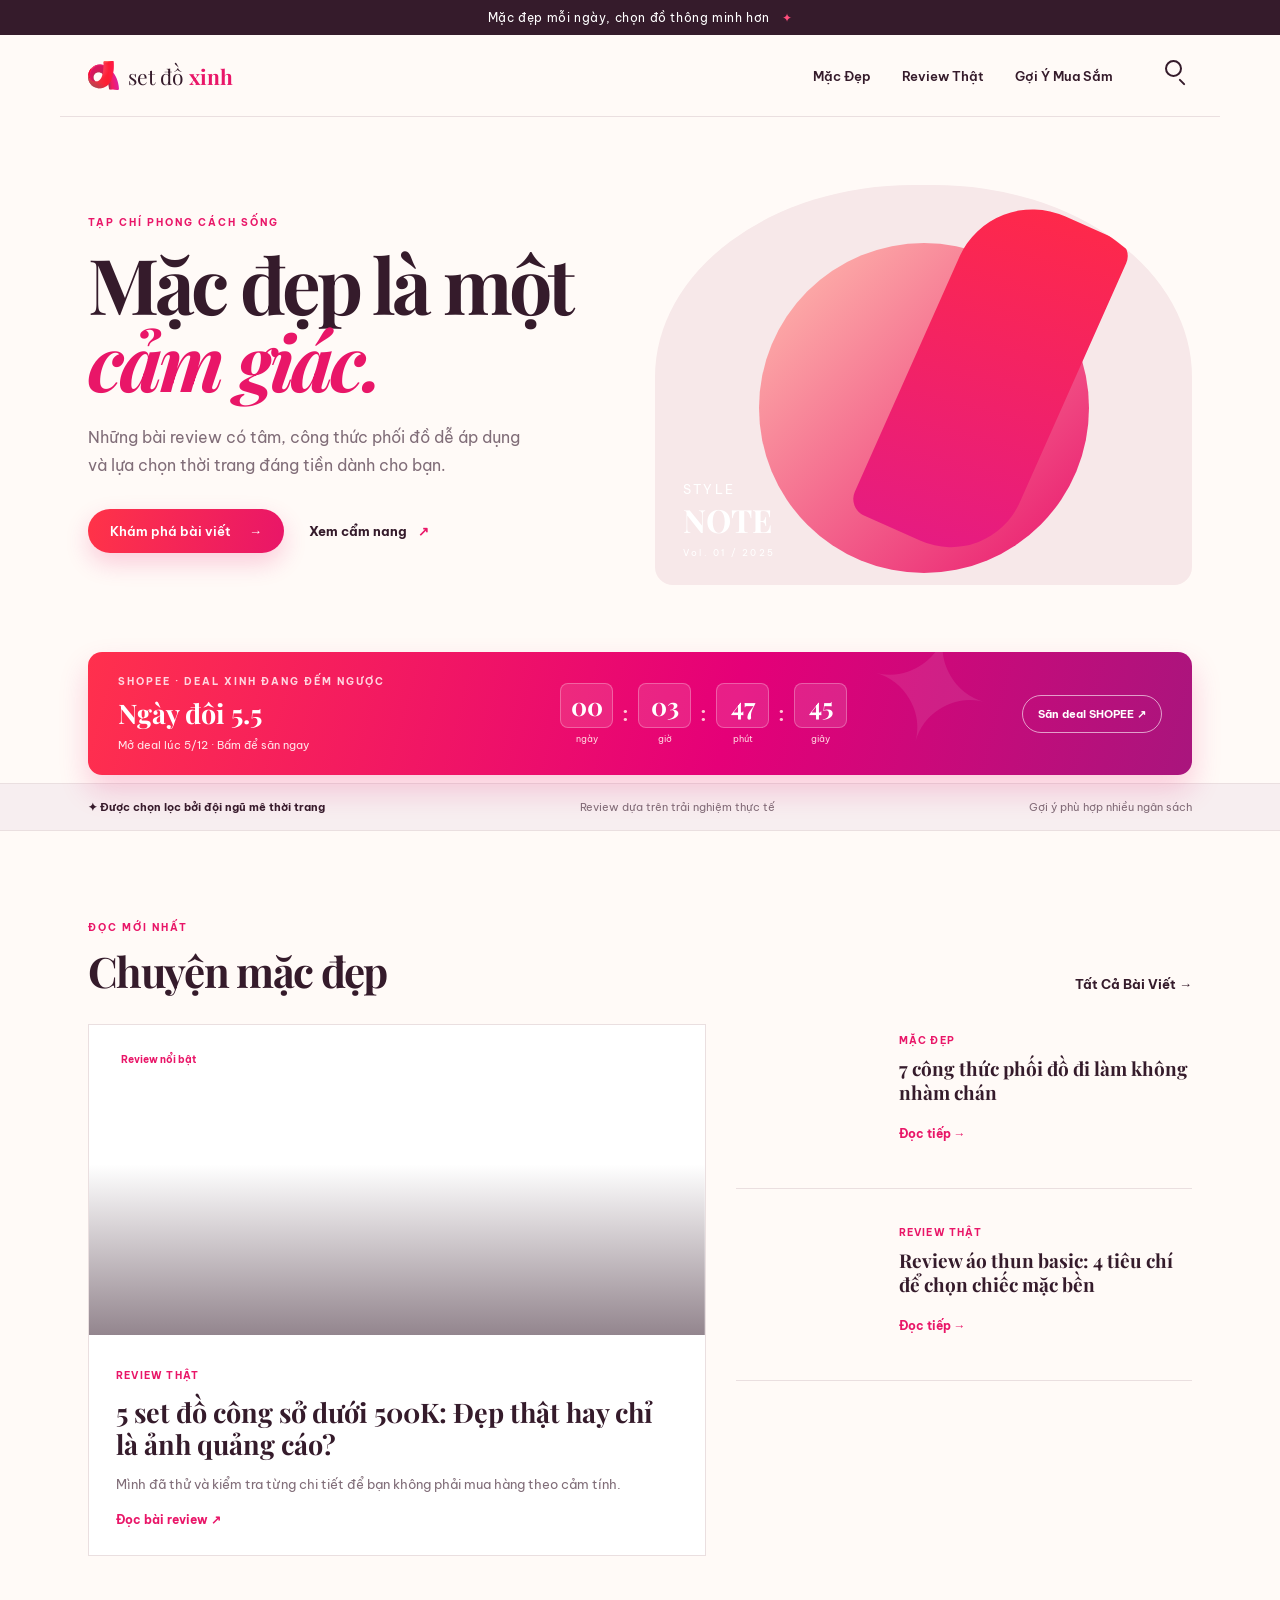
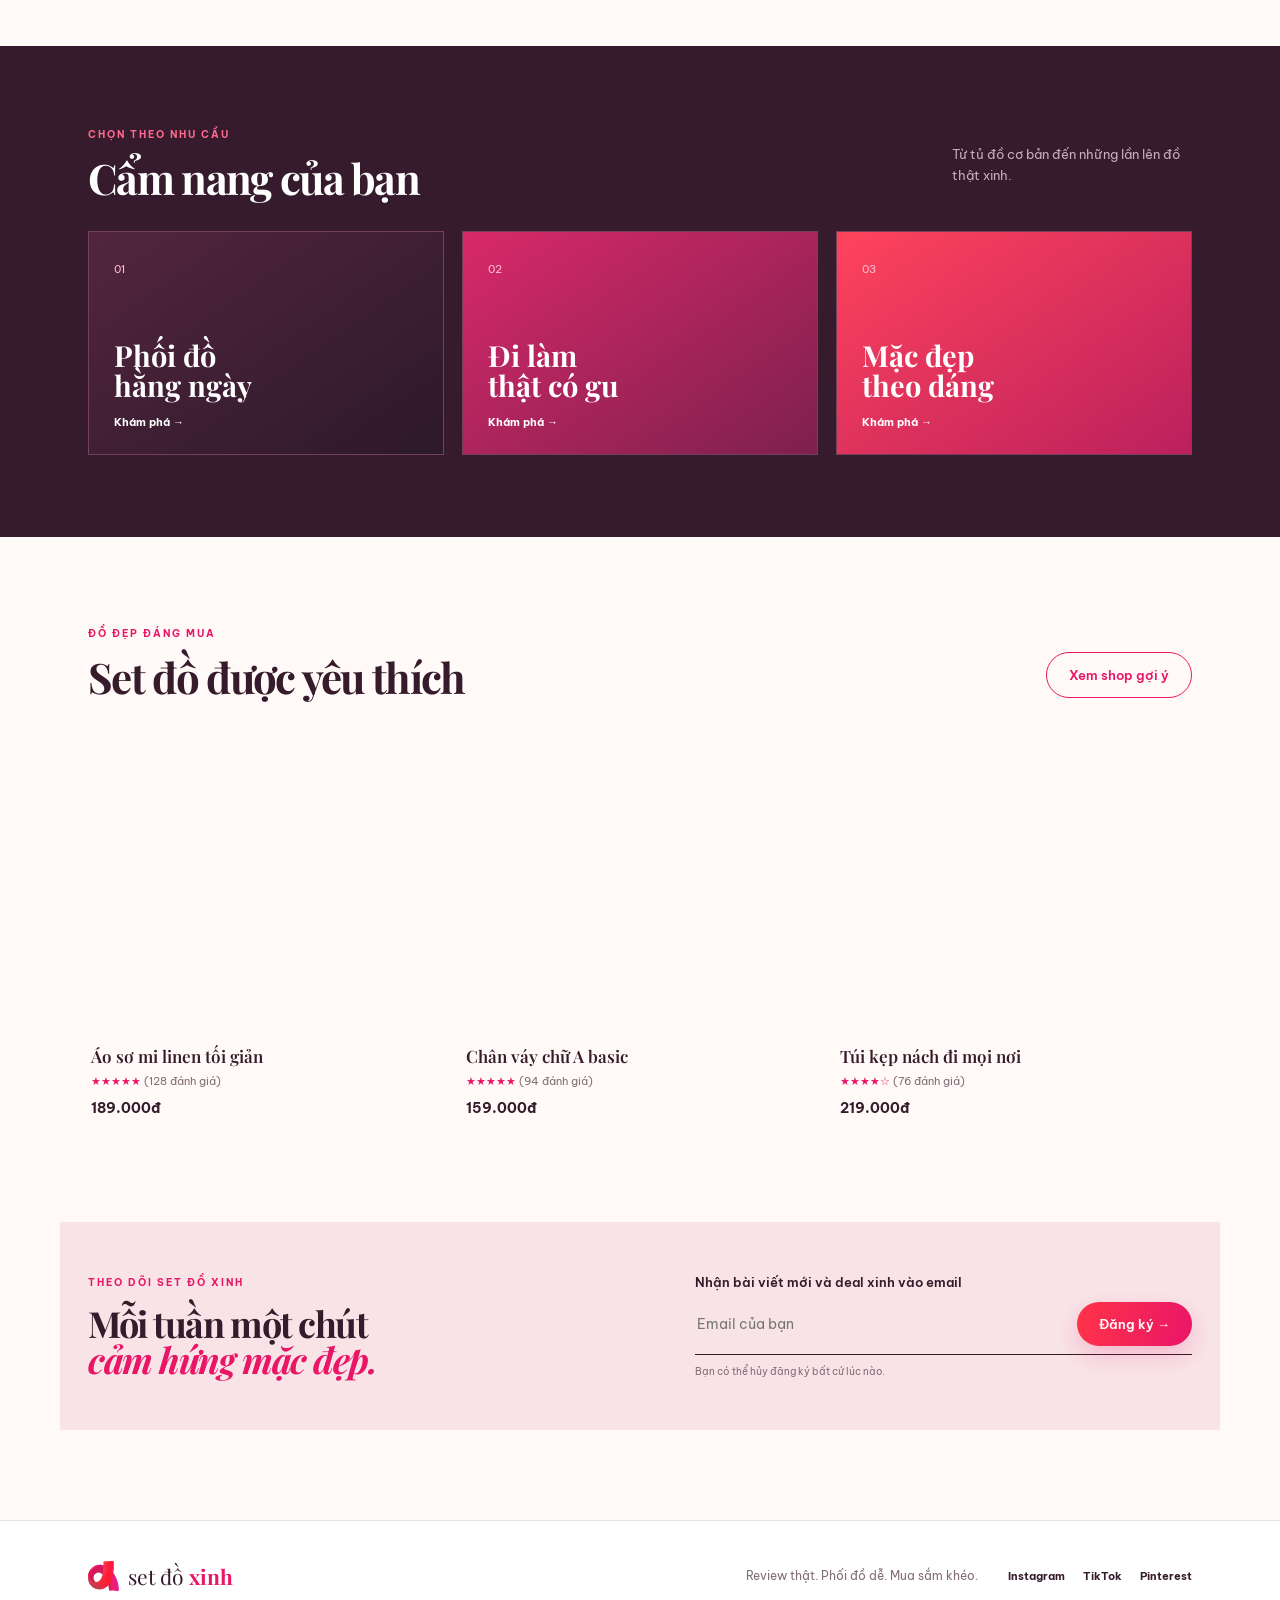
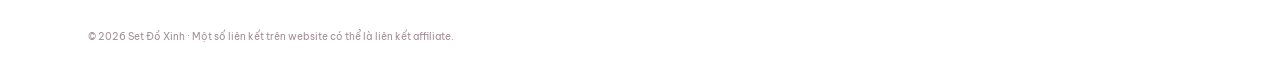
<file: index.html>
<!doctype html>
<html lang="vi">
<head>
  <meta charset="UTF-8" />
  <meta name="viewport" content="width=device-width, initial-scale=1.0" />
  <meta name="description" content="Set Đồ Xinh — review thật, hướng dẫn phối đồ dễ áp dụng và gợi ý mua sắm thời trang thông minh." />
  <title>Set Đồ Xinh — Mặc đẹp, mua khéo</title>
  <link rel="preconnect" href="https://fonts.googleapis.com">
  <link rel="preconnect" href="https://fonts.gstatic.com" crossorigin>
  <link href="https://fonts.googleapis.com/css2?family=DM+Sans:wght@400;500;600;700&family=Playfair+Display:wght@600;700;800&display=swap" rel="stylesheet">
  <link rel="stylesheet" href="styles.css" />
  <link rel="stylesheet" href="ui.css" />
  <link rel="icon" type="image/svg+xml" href="setdoxinh.svg" />
  <meta name="theme-color" content="#351b2b" />
</head>
<body>
  <div class="announcement">Mặc đẹp mỗi ngày, chọn đồ thông minh hơn <span>✦</span></div>
  <header class="site-header">
    <a class="brand" href="#top"><img src="setdoxinh.svg" alt="Set Đồ Xinh" /><span>set đồ <b>xinh</b></span></a>
    <nav id="main-nav" aria-label="Danh mục bài viết"><a href="posts.html?category=M%E1%BA%B7c%20%C4%90%E1%BA%B9p">Mặc Đẹp</a><a href="posts.html?category=Review%20Th%E1%BA%ADt">Review Thật</a><a href="posts.html?category=G%E1%BB%A3i%20%C3%9D%20Mua%20S%E1%BA%AFm">Gợi Ý Mua Sắm</a></nav>
    <button class="menu-toggle" aria-label="Mở menu">☰</button>
    <a class="search" href="#newsletter" aria-label="Tìm kiếm">⌕</a>
  </header>

  <main id="top">
    <section class="hero wrap">
      <div class="hero-copy"><p class="eyebrow">TẠP CHÍ PHONG CÁCH SỐNG</p><h1>Mặc đẹp là một<br><em>cảm giác.</em></h1><p class="lead">Những bài review có tâm, công thức phối đồ dễ áp dụng và lựa chọn thời trang đáng tiền dành cho bạn.</p><div class="hero-actions"><a class="button primary" href="#reviews">Khám phá bài viết <span>→</span></a><a class="text-link" href="#guides">Xem cẩm nang <span>↗</span></a></div></div>
      <div class="hero-art"><div class="art-circle"></div><div class="art-label">STYLE<br><strong>NOTE</strong><small>Vol. 01 / 2025</small></div><div class="art-shape"></div></div>
    </section>

    <section class="sale-banner wrap"><a href="https://s.shopee.vn/9zrSPKirWo" target="_blank" rel="sponsored noopener"><div><p class="eyebrow">SHOPEE · DEAL XINH ĐANG ĐẾM NGƯỢC</p><h2 id="sale-title">SHOPEE Mega Sale</h2><p id="sale-date">Ngày sale sắp tới</p></div><div class="countdown" aria-label="Thời gian còn lại"><div><strong id="days">00</strong><span>ngày</span></div><b>:</b><div><strong id="hours">00</strong><span>giờ</span></div><b>:</b><div><strong id="minutes">00</strong><span>phút</span></div><b>:</b><div><strong id="seconds">00</strong><span>giây</span></div></div><span class="sale-cta">Săn deal SHOPEE ↗</span></a></section>
    <section class="trust-bar"><div class="wrap trust-inner"><span>✦ Được chọn lọc bởi đội ngũ mê thời trang</span><span>Review dựa trên trải nghiệm thực tế</span><span>Gợi ý phù hợp nhiều ngân sách</span></div></section>

    <section class="section wrap" id="reviews"><div class="section-head"><div><p class="eyebrow">ĐỌC MỚI NHẤT</p><h2>Chuyện mặc đẹp</h2></div><a class="text-link" href="posts.html">Tất Cả Bài Viết →</a></div>
      <div class="featured-grid"><article class="feature-card"><a class="home-feature-link" href="post.html?slug=phoi-do-cong-so-duoi-500k"><div class="photo photo-one"><span class="tag">Review nổi bật</span></div><div class="card-body"><p class="meta">REVIEW THẬT</p><h3>5 set đồ công sở dưới 500K: Đẹp thật hay chỉ là ảnh quảng cáo?</h3><p class="excerpt">Mình đã thử và kiểm tra từng chi tiết để bạn không phải mua hàng theo cảm tính.</p><span class="read-more">Đọc bài review ↗</span></div></a></article>
        <div class="side-stories">
          <article><a class="story" href="post.html?slug=phoi-do-di-lam-khong-nham-chan"><div class="thumb photo-two"></div><div><p class="meta">MẶC ĐẸP</p><h3>7 công thức phối đồ đi làm không nhàm chán</h3><span class="read-more">Đọc tiếp →</span></div></a></article>
          <article><a class="story" href="post.html?slug=ao-thun-basic-dang-mua"><div class="thumb photo-three"></div><div><p class="meta">REVIEW THẬT</p><h3>Review áo thun basic: 4 tiêu chí để chọn chiếc mặc bền</h3><span class="read-more">Đọc tiếp →</span></div></a></article>
        </div>
      </div>
    </section>

    <section class="guide-section" id="guides"><div class="wrap"><div class="section-head light"><div><p class="eyebrow">CHỌN THEO NHU CẦU</p><h2>Cẩm nang của bạn</h2></div><p class="section-note">Từ tủ đồ cơ bản đến những lần lên đồ thật xinh.</p></div><div class="guide-grid"><a href="#" class="guide-card"><span>01</span><h3>Phối đồ<br>hằng ngày</h3><b>Khám phá →</b></a><a href="#" class="guide-card"><span>02</span><h3>Đi làm<br>thật có gu</h3><b>Khám phá →</b></a><a href="#" class="guide-card"><span>03</span><h3>Mặc đẹp<br>theo dáng</h3><b>Khám phá →</b></a></div></div></section>

    <section class="section wrap" id="picks"><div class="section-head"><div><p class="eyebrow">ĐỒ ĐẸP ĐÁNG MUA</p><h2>Set đồ được yêu thích</h2></div><a class="button outline" href="#">Xem shop gợi ý</a></div><div class="product-grid"><article class="product"><div class="product-img p1"></div><div class="product-info"><h3>Áo sơ mi linen tối giản</h3><p>★★★★★ <span>(128 đánh giá)</span></p><strong>189.000đ</strong></div></article><article class="product"><div class="product-img p2"></div><div class="product-info"><h3>Chân váy chữ A basic</h3><p>★★★★★ <span>(94 đánh giá)</span></p><strong>159.000đ</strong></div></article><article class="product"><div class="product-img p3"></div><div class="product-info"><h3>Túi kẹp nách đi mọi nơi</h3><p>★★★★☆ <span>(76 đánh giá)</span></p><strong>219.000đ</strong></div></article></div></section>

    <section class="newsletter wrap" id="newsletter"><div><p class="eyebrow">THEO DÕI SET ĐỒ XINH</p><h2>Mỗi tuần một chút<br><em>cảm hứng mặc đẹp.</em></h2></div><form><label for="email">Nhận bài viết mới và deal xinh vào email</label><div class="input-row"><input id="email" type="email" placeholder="Email của bạn" required><button class="button primary" type="submit">Đăng ký →</button></div><small>Bạn có thể hủy đăng ký bất cứ lúc nào.</small></form></section>
  </main>
  <footer class="footer"><div class="wrap footer-inner"><a class="brand" href="#top"><img src="setdoxinh.svg" alt="" /><span>set đồ <b>xinh</b></span></a><p>Review thật. Phối đồ dễ. Mua sắm khéo.</p><div class="social"><a href="#">Instagram</a><a href="#">TikTok</a><a href="#">Pinterest</a></div></div><div class="wrap copyright">© <span id="current-year">2026</span> Set Đồ Xinh · Một số liên kết trên website có thể là liên kết affiliate.</div></footer>
  <script src="script.js"></script>
</body></html>
</file>
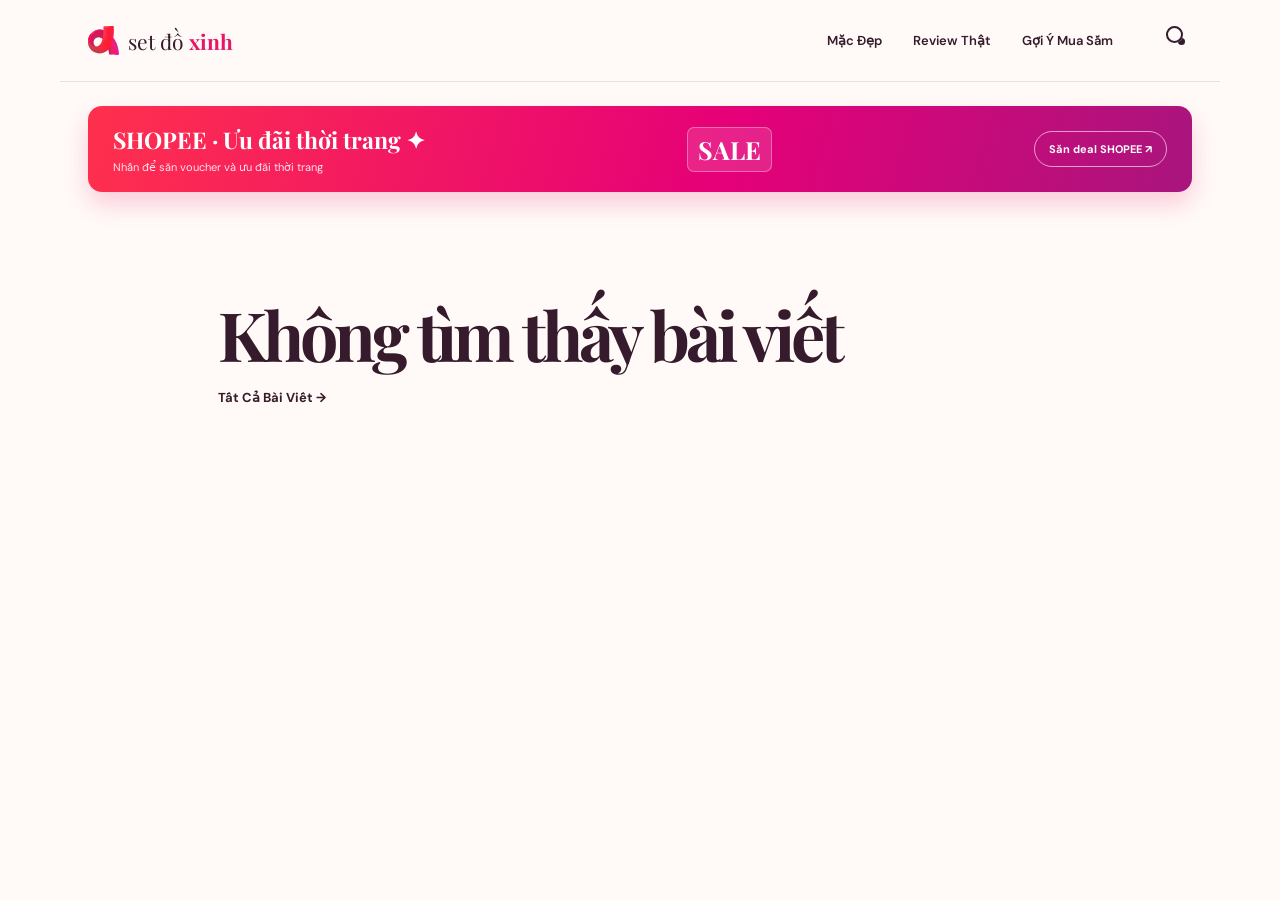
<file: post.html>
<!doctype html><html lang="vi"><head><meta charset="UTF-8"><meta name="viewport" content="width=device-width,initial-scale=1"><title>Set Đồ Xinh</title><link rel="stylesheet" href="styles.css"><link href="https://fonts.googleapis.com/css2?family=DM+Sans:wght@400;500;600;700&family=Playfair+Display:wght@600;700;800&display=swap" rel="stylesheet"></head><body><header class="site-header"><a class="brand" href="index.html"><img src="setdoxinh.svg" alt=""><span>set đồ <b>xinh</b></span></a><nav id="main-nav" aria-label="Danh mục bài viết"><a href="posts.html?category=M%E1%BA%B7c%20%C4%90%E1%BA%B9p">Mặc Đẹp</a><a href="posts.html?category=Review%20Th%E1%BA%ADt">Review Thật</a><a href="posts.html?category=G%E1%BB%A3i%20%C3%9D%20Mua%20S%E1%BA%AFm">Gợi Ý Mua Sắm</a></nav><a class="search" href="index.html">⌕</a></header><main id="article" class="article-page wrap"><p>Đang tải bài viết…</p></main><script src="post.js"></script></body></html>
</file>
<file: styles.css>
:root{--ink:#351b2b;--muted:#806d78;--cream:#fffaf7;--pink:#e91668;--red:#ff3348;--line:#eadfe0;--serif:'Playfair Display',serif;--sans:'DM Sans',sans-serif}*{box-sizing:border-box}html{scroll-behavior:smooth}body{margin:0;background:var(--cream);color:var(--ink);font-family:var(--sans)}a{color:inherit;text-decoration:none}.wrap{max-width:1160px;margin:auto;padding-left:28px;padding-right:28px}.announcement{background:var(--ink);color:#fff;padding:10px;text-align:center;font-size:12px;letter-spacing:.05em}.announcement span{color:#ff4e7c;margin-left:8px}.site-header{height:82px;display:flex;align-items:center;gap:42px;max-width:1160px;margin:auto;padding:0 28px;border-bottom:1px solid var(--line)}.brand{display:flex;align-items:center;gap:9px;font-family:var(--serif);font-size:21px;white-space:nowrap}.brand img{width:31px;height:31px;object-fit:contain}.brand b{color:var(--pink)}nav{display:flex;gap:31px;margin-left:auto;font-size:13px;font-weight:600}nav a:hover,.social a:hover{color:var(--pink)}.search{font-size:30px;line-height:0;margin-left:5px}.menu-toggle{display:none;background:none;border:0;font-size:23px;color:var(--ink)}.hero{min-height:535px;display:grid;grid-template-columns:1fr 1fr;align-items:center;gap:30px}.eyebrow{font-size:10px;letter-spacing:.2em;color:var(--pink);font-weight:700;margin:0 0 16px}.hero h1{font:700 clamp(53px,6vw,78px)/.99 var(--serif);letter-spacing:-.05em;margin:0}.hero h1 em,.newsletter em{color:var(--pink);font-style:italic}.lead{max-width:450px;color:var(--muted);line-height:1.75;margin:25px 0 30px;font-size:16px}.hero-actions{display:flex;align-items:center;gap:25px}.button{display:inline-block;border:0;border-radius:30px;padding:14px 22px;font:600 13px var(--sans);cursor:pointer}.primary{background:linear-gradient(100deg,var(--red),var(--pink));color:#fff;box-shadow:0 10px 24px #e9166833}.primary span{margin-left:15px}.outline{border:1px solid var(--pink);color:var(--pink)}.text-link{font-size:13px;font-weight:700}.text-link span{color:var(--pink);margin-left:8px}.hero-art{height:400px;position:relative;overflow:hidden;background:#f7e8e9;border-radius:48% 48% 18px 18px}.art-circle{position:absolute;width:330px;height:330px;border-radius:50%;background:linear-gradient(135deg,#ffbfaf,#e9146d);top:58px;left:50%;transform:translateX(-50%)}.art-shape{position:absolute;width:155px;height:355px;background:linear-gradient(170deg,#ff2948,#e51b83);border-radius:80px 18px 75px 18px;transform:rotate(24deg);left:48%;top:15px}.art-label{position:absolute;z-index:2;left:28px;bottom:25px;font-size:13px;letter-spacing:.17em;color:#fff;line-height:1.4}.art-label strong{font:700 32px var(--serif);letter-spacing:0}.art-label small{display:block;font-size:9px;margin-top:6px}.trust-bar{background:#f7eef0;border-top:1px solid var(--line);border-bottom:1px solid var(--line)}.trust-inner{display:flex;justify-content:space-between;padding-top:16px;padding-bottom:16px;font-size:11px;color:var(--muted)}.trust-inner span:first-child{color:var(--ink);font-weight:700}.section{padding-top:90px;padding-bottom:90px}.section-head{display:flex;align-items:end;justify-content:space-between;margin-bottom:32px}.section-head h2,.newsletter h2{font:700 42px/1 var(--serif);letter-spacing:-.04em;margin:0}.featured-grid{display:grid;grid-template-columns:1.15fr .85fr;gap:30px}.feature-card{border:1px solid var(--line);background:#fff}.photo{background-size:cover;background-position:center}.photo-one{height:310px;background-image:linear-gradient(0deg,#351b2b88,transparent 55%),url('https://images.unsplash.com/photo-1483985988355-763728e1935b?w=1000&q=85')}.tag{display:inline-block;background:#fff;color:var(--pink);padding:8px 12px;border-radius:3px;margin:20px;font-size:10px;font-weight:700}.card-body{padding:24px 27px 27px}.meta{font-size:10px;letter-spacing:.12em;color:var(--pink);font-weight:700}.feature-card h3{font:700 27px/1.18 var(--serif);margin:15px 0 10px}.excerpt{color:var(--muted);font-size:13px;line-height:1.6}.read-more,.story a{font-size:12px;color:var(--pink);font-weight:700}.read-more span{margin-left:10px}.side-stories{display:flex;flex-direction:column;gap:27px}.story{display:grid;grid-template-columns:145px 1fr;gap:18px;border-bottom:1px solid var(--line);padding-bottom:27px}.thumb{height:137px;background-size:cover;background-position:center}.photo-two{background-image:url('https://images.unsplash.com/photo-1490481651871-ab68de25d43d?w=500&q=85')}.photo-three{background-image:url('https://images.unsplash.com/photo-1485968579580-b6d095142e6e?w=500&q=85')}.story h3{font:700 19px/1.25 var(--serif);margin:7px 0 17px}.guide-section{background:var(--ink);color:#fff;padding:82px 0}.light .eyebrow{color:#ff688e}.light h2{color:#fff}.section-note{font-size:13px;color:#c8aebc;max-width:240px;line-height:1.6}.guide-grid{display:grid;grid-template-columns:repeat(3,1fr);gap:18px}.guide-card{min-height:220px;padding:25px;background:linear-gradient(145deg,#53253f,#2c1929);border:1px solid #75405e;position:relative}.guide-card:nth-child(2){background:linear-gradient(145deg,#d82968,#7d204f)}.guide-card:nth-child(3){background:linear-gradient(145deg,#ff435c,#bb205d)}.guide-card span{font-size:11px;color:#ffc0cf}.guide-card h3{font:700 29px/1.05 var(--serif);margin-top:63px}.guide-card b{font-size:11px;position:absolute;bottom:25px}.product-grid{display:grid;grid-template-columns:repeat(3,1fr);gap:20px}.product-img{height:300px;background-size:cover;background-position:center}.p1{background-image:url('https://images.unsplash.com/photo-1598554747436-c9293d6a588f?w=700&q=85')}.p2{background-image:url('https://images.unsplash.com/photo-1583496661160-fb5886a13d27?w=700&q=85')}.p3{background-image:url('https://images.unsplash.com/photo-1548036328-c9fa89d128fa?w=700&q=85')}.product-info{padding:15px 3px}.product h3{font:600 17px var(--serif);margin:0 0 7px}.product-info p{font-size:11px;color:var(--pink);margin:0 0 9px}.product-info p span{color:var(--muted)}.product strong{font-size:14px}.newsletter{margin-bottom:90px;background:#f8e4e7;padding-top:52px;padding-bottom:52px;display:flex;justify-content:space-between;align-items:center;gap:40px}.newsletter h2{font-size:36px}.newsletter form{width:45%}.newsletter label{font-size:13px;font-weight:600;display:block;margin-bottom:12px}.input-row{display:flex;border-bottom:1px solid var(--ink);padding-bottom:8px}.input-row input{border:0;background:transparent;outline:0;flex:1;font:14px var(--sans);color:var(--ink)}.newsletter small{display:block;color:var(--muted);font-size:10px;margin-top:10px}.footer{background:#fff;border-top:1px solid var(--line);padding:35px 0 20px}.footer-inner{display:flex;align-items:center;gap:30px}.footer-inner p{font-size:12px;color:var(--muted);margin-left:auto}.social{display:flex;gap:18px;font-size:11px;font-weight:700}.copyright{font-size:10px;color:#a28e98;margin-top:35px}@media(max-width:700px){.site-header{height:68px}.site-header nav{display:none;position:absolute;top:126px;left:0;right:0;background:var(--cream);z-index:3;padding:20px 28px;flex-direction:column;gap:18px;border-bottom:1px solid var(--line)}.site-header nav.open{display:flex}.menu-toggle{display:block;margin-left:auto}.search{font-size:26px}.hero{grid-template-columns:1fr;padding-top:55px;min-height:0}.hero-art{height:300px;margin-top:20px}.art-circle{width:240px;height:240px}.art-shape{height:275px;width:120px}.trust-inner{display:block;line-height:2.2}.trust-inner span{display:block}.section{padding-top:64px;padding-bottom:64px}.section-head{align-items:start;gap:15px;flex-direction:column}.section-head h2{font-size:36px}.featured-grid{grid-template-columns:1fr}.photo-one{height:240px}.story{grid-template-columns:110px 1fr}.thumb{height:105px}.guide-grid,.product-grid{grid-template-columns:1fr}.guide-card{min-height:180px}.guide-card h3{margin-top:45px}.product-img{height:290px}.newsletter{display:block;margin-left:28px;margin-right:28px}.newsletter form{width:100%;margin-top:30px}.footer-inner{display:block}.footer-inner p{margin:20px 0}.social{margin-top:18px}}
</file>
<file: ui.css>
.search{font-size:0;width:32px;height:32px;display:grid;place-items:center;border-radius:50%;transition:background .25s,transform .25s}.search:before{content:"";display:block;width:13px;height:13px;border:2px solid var(--ink);border-radius:50%;position:relative;box-shadow:7px 7px 0 -5px var(--ink);transform:translate(-2px,-2px)}.search:hover{background:#f7dce4;transform:rotate(-10deg)}.menu-toggle{font-size:0;width:38px;height:38px;border-radius:50%;position:relative;cursor:pointer;transition:background .25s}.menu-toggle:before,.menu-toggle:after{content:"";position:absolute;left:11px;width:16px;height:2px;border-radius:9px;background:var(--ink);transition:transform .25s}.menu-toggle:before{top:15px;box-shadow:0 6px 0 var(--ink)}.menu-toggle:after{display:none}.menu-toggle:hover{background:#f7dce4}.menu-toggle[aria-expanded="true"]:before{top:18px;transform:rotate(45deg);box-shadow:none}.menu-toggle[aria-expanded="true"]:after{display:block;top:18px;transform:rotate(-45deg)}
.sale-banner{padding-top:0;padding-bottom:8px}.sale-banner a{display:flex;align-items:center;justify-content:space-between;gap:25px;padding:23px 30px;color:#fff;background:linear-gradient(105deg,#ff304d,#e50078 58%,#a9157d);border-radius:14px;position:relative;overflow:hidden;box-shadow:0 15px 30px #e9166833}.sale-banner a:after{content:'✦';position:absolute;font-size:150px;right:18%;top:-60px;color:#ffffff18;transform:rotate(15deg)}.sale-banner .eyebrow{color:#ffd5df;margin-bottom:7px}.sale-banner h2{font:700 27px var(--serif);margin:0}.sale-banner p:not(.eyebrow){font-size:11px;margin:7px 0 0;color:#ffe6eb}.countdown{display:flex;align-items:center;gap:9px;z-index:1}.countdown div{min-width:53px;text-align:center}.countdown strong{display:block;font:700 25px var(--serif);background:#ffffff1f;border:1px solid #ffffff45;border-radius:8px;padding:5px 7px}.countdown span{display:block;font-size:9px;margin-top:5px;color:#ffd5df}.countdown>b{font-size:20px;color:#ffc5d3}.sale-cta{z-index:1;border:1px solid #ffffff99;border-radius:22px;padding:11px 15px;font-size:11px;font-weight:700;white-space:nowrap}@media(max-width:700px){.sale-banner a{display:block;padding:22px}.countdown{margin:20px 0 17px;gap:4px}.countdown div{min-width:45px}.sale-cta{display:inline-block}.sale-banner h2{font-size:24px}}

.home-feature-link{display:block;height:100%}
.home-feature-link:hover h3,.side-stories .story:hover h3{color:var(--pink)}
.home-feature-link:focus-visible,.side-stories .story:focus-visible{outline:3px solid var(--pink);outline-offset:4px}
</file>
